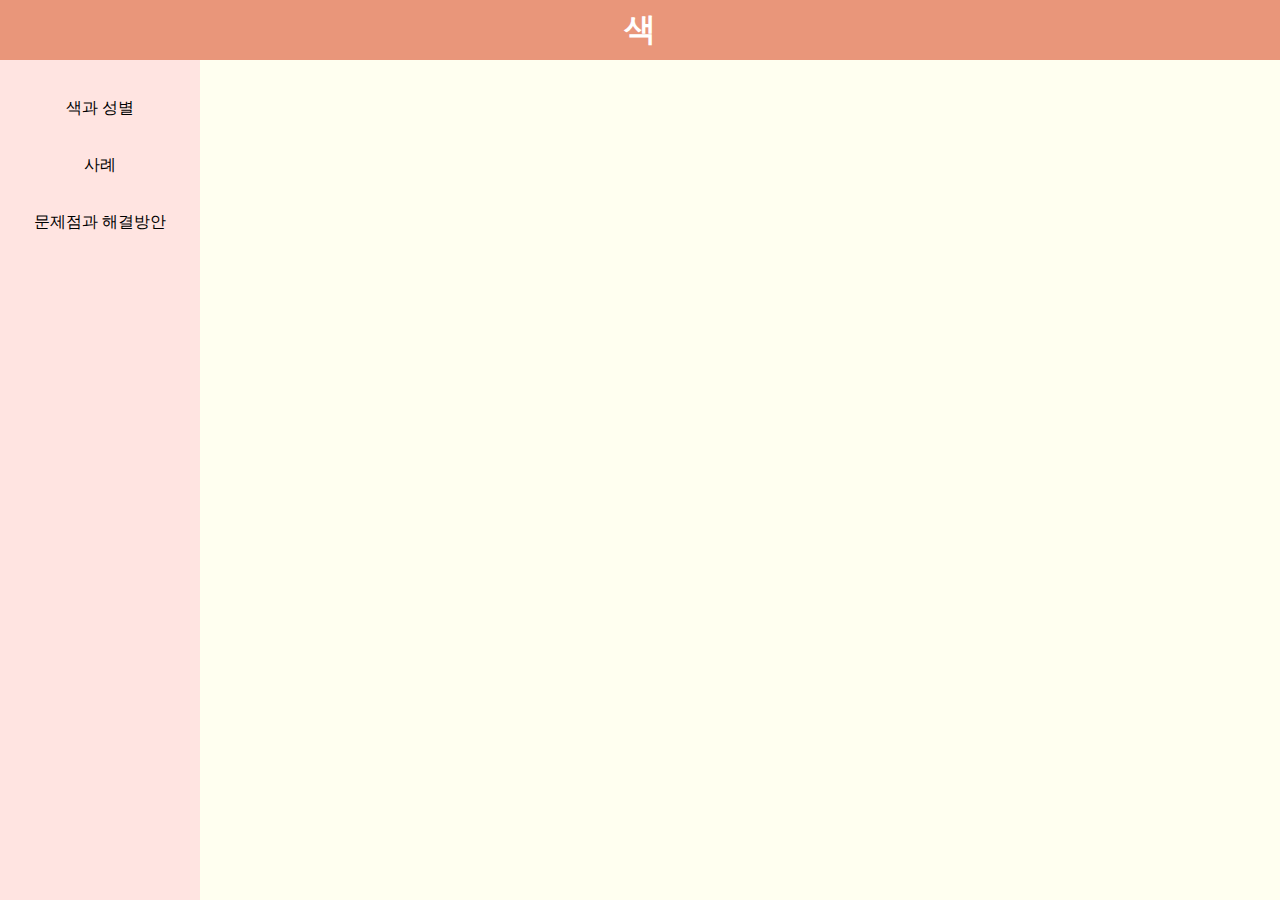
<file: color.html>
<!DOCTYPE html>
<html>
	<head>
		<title>색 탐구 웹사이트</title>
		<meta charset="UTF-8">
		<meta name="viewport" content="width=device-width, initial-scale=1.0">
		<meta name="keyword" content="색">
		<meta name="description" content="색을 정치적 관점에서 탐구하는 웹사이트 입니다.">
		<link rel="stylesheet" href="style3.css">
	</head>
	<body>
		<header class="top-header">
			<h1>색</h1>
		</header>
		<nav class="sidebar">
			<ul>
        		<li><a href="#color" class="nav-button">색과 성별</a></li>
        		<li><a href="#ex" class="nav-button">사례</a></li>
        		<li><a href="#solution" class="nav-button">문제점과 해결방안</a></li>
    	</nav>
		<article class="color">
			<section id="color">
				<h2 class="th">색과 성별</h2>
				<p class="ppp">성별에 관련된 색 이야기</p>
				<p class="pp">일반적으로 우리는 성별과 관련된 색을 이야기할 때 여자는 분홍색이나 빨간색 등 붉은색, 남자는 파란색이라고 생각하는 경우가 많다. 특정 색상이 성별을 구분하게 된 건 언제부터인지 그 과정은 어떠한지 궁금하여 찾아보았다. 약 100년 전인 1910년도까지만 해도 지금과는 반대였다. 분홍색은 열정적인 느낌을 주어서 남자아이에게, 파란색은 차분한 느낌을 주어서 여자아이에게 어울리는 색으로 여겨졌다. 하지만 시간이 지나면서 아기 용품이나 장난감, 마케팅 등의 영향으로 지금의 인식이 점점 새겨진 것 같다. 특정 색에 대해 ‘여자답다'라거나 ‘남자답다'라는 고정관념은 색깔이 원래 가지고 있는 이미지, 성별에 따른 특성이 아니라 시대 상황에 따라 다르게 변화해 왔다는 것이다.</p>
				<p><a href="Index.html" class="back">나가기</a></p>
			</section>
			<section id="ex">
				<h2 class="th">사례</h2>
				<img src="img/color/b.jpg" alt="">
				<img src="img/color/a.jpg" alt="">
				<img src="img/color/c.jpg" alt="">
				<img src="img/color/d.jpg" alt="">
				<img src="img/color/e.jpg" alt="">
				<img src="img/color/f.jpg" alt="">
				<img src="img/color/h.jpg" alt="">
				<img src="img/color/g.jpg" alt="">
				<img src="img/color/i.jpg" alt="">
				<img src="img/color/j.jpg" alt="">
				<p class="pp">일상 속에서 찾아본 사례들이다. 지하철이나 공공장소에서 쉽게 볼 수 있는 공중화장실 표시이다. 이런 곳에서는 대부분 남자는 파란색, 여자는 빨간색으로 표시되어 있다. 또한 여성들이 주로 사용하는 화장품은 거의 다 분홍색, 남성용 화장품은 파란 계열이 많은 것을 확인할 수 있다. 또 어린이들의 장난감에서 남자아이가 나오거나 로봇 등이 나오면 파란색, 공주나 여자아이가 나오면 분홍색이었다. 물병에서도 물병 뚜껑이 파란색과 분홍색으로 구분되었다. 탈취제나 스포츠 용품에서 남성이 모델인 경우 배경이 파란색이거나 파란색 옷을 입고 있는 경우가 있었다. 이처럼 생각보다 많은 간판이나 제품에서 특정 색이 성별을 나누고 있는 것을 찾아볼 수 있었다.</p>
				<p><a href="Index.html" class="back">나가기</a></p>
			</section>
			<section id="solution">
				<h2 class="th">문제점과 해결방안</h2>
				<p class="pp">성별에 특정한 색이 정해져 있다고 생각하는 것은 고정관념이다. 고정관념은 차별 뿐만 아니라 다양성을 줄일 수도 있다. 또 남자가 분홍색을 좋아하거나, 여자가 파란색을 좋아하는데에 있어 편견을 가질 수도 있게 한다. 사람들이 자유롭게 자신의 개성을 표현하거나 좋아하는 것을 즐기는게 이러한 사회적 시선이나 편견 때문에 제한 될 수도 있다. 특히나 어린이들의 장난감에 특정 색이 정해져 있는 것은 어린 시절부터 고정된 인식을 쌓아가는 것일 수 있기 때문에 좋지 않다고 생각한다. 따라서 우리는 색상의 다양성을 인정하고 특정 성별을 나타내는 색이 정해져 있다는 고정관념을 버리는 것이 중요하다. 광고나 간판, 제품 등에서도 여자는 빨간색, 남자는 파란색 이렇게 고정된 색상을 쓰지 않고 다양한 색상을 쓰는 것이 중요하다.</p>
				<p><a href="Index.html" class="back">나가기</a></p>
			</section>
		</article>
	</body>
</html>
</file>
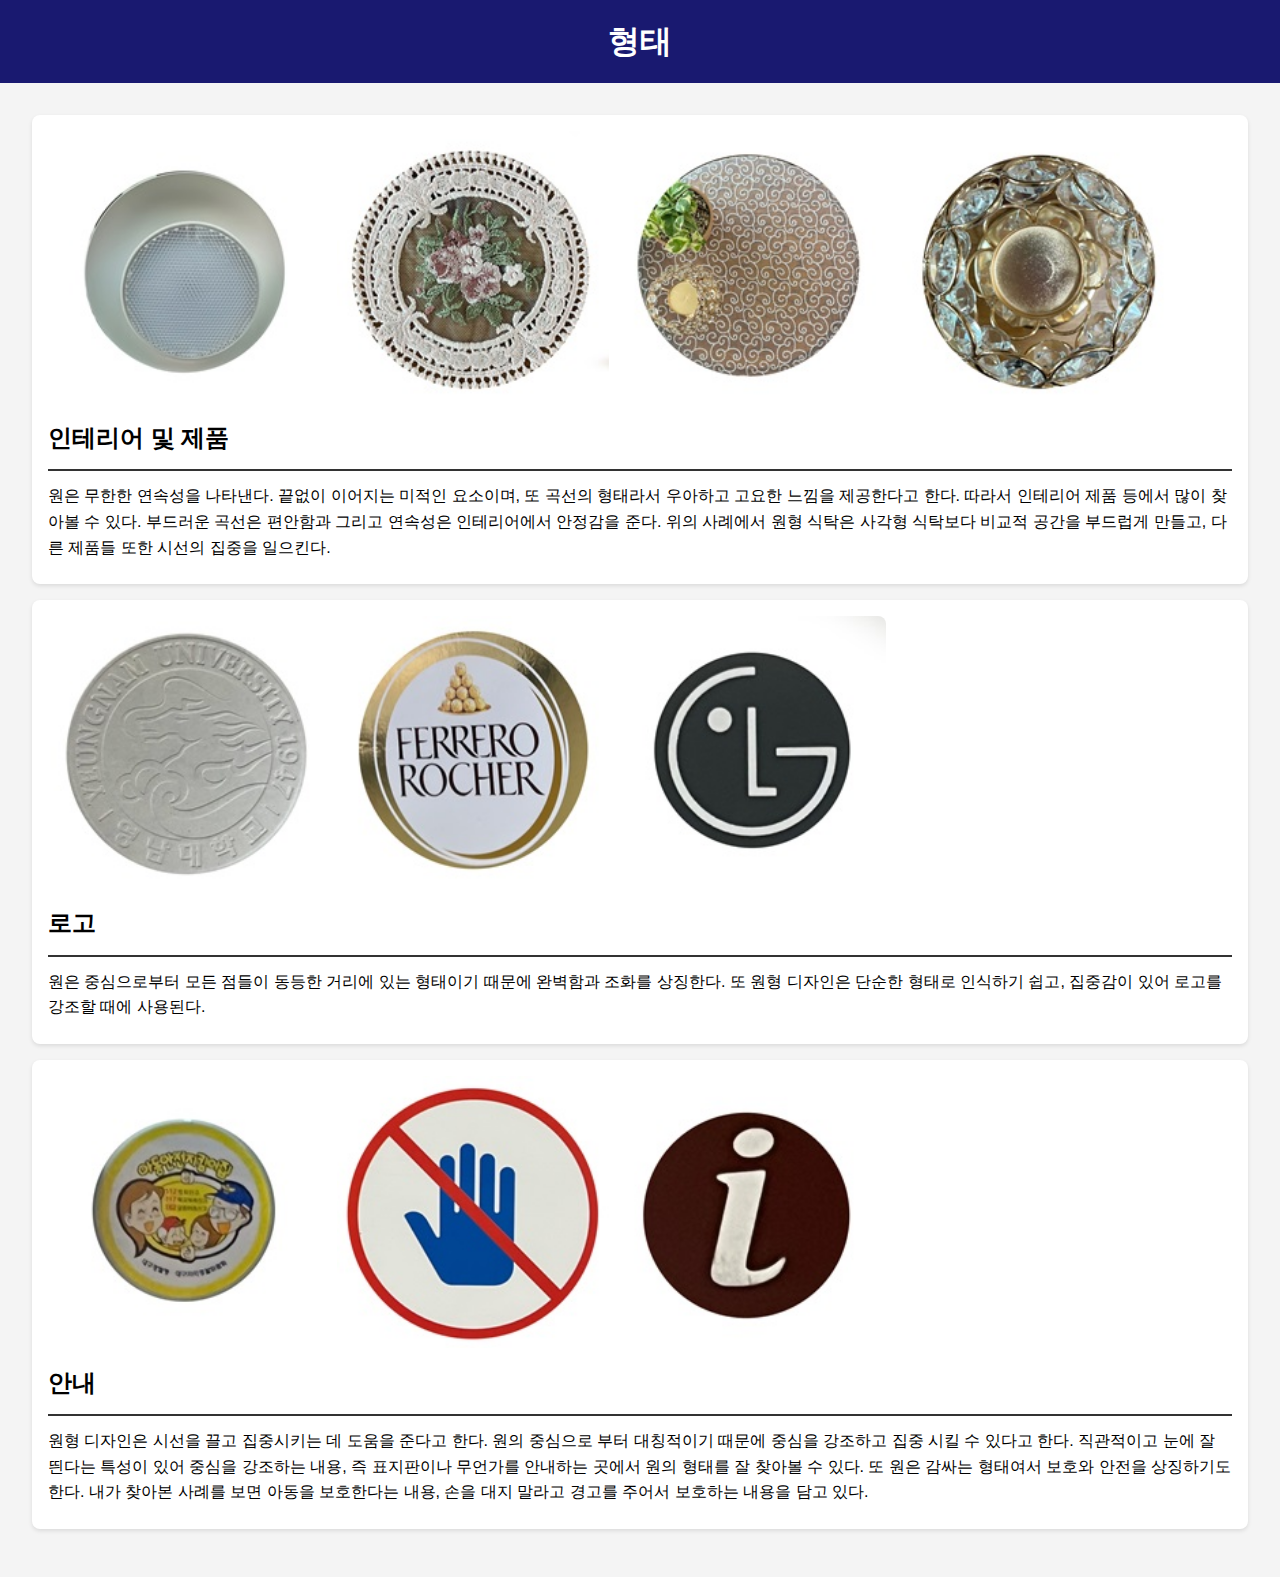
<file: form.html>
<!DOCTYPE html>
<html>
	<head>
		<title>형태 탐구 웹사이트</title>
		<meta charset="UTF-8">
		<meta name="viewport" content="width=device-width, initial-scale=1.0">
		<meta name="keyword" content="형태">
		<meta name="description" content="형태를 정치적 관점에서 탐구하는 웹사이트 입니다.">
		<link rel="stylesheet" href="style4.css">
	</head>
	<body>
		<header class="top-header">
			<h1>형태</h1>
		</header>
		<article class="">
			<section class="circle">
				<img src="img/form/a.jpg" alt="조명기구."> 
				<img src="img/form/c.jpg" alt="레이스 인테리어 제품.">
				<img src="img/form/d.jpg" alt="원형 식탁.">   
				<img src="img/form/g.jpg" alt="인테리어 제품.">
				<h2>인테리어 및 제품</h2>
				<p>원은 무한한 연속성을 나타낸다. 끝없이 이어지는 미적인 요소이며, 또 곡선의 형태라서 우아하고 고요한 느낌을 제공한다고 한다. 따라서 인테리어 제품 등에서 많이 찾아볼 수 있다. 부드러운 곡선은 편안함과 그리고 연속성은 인테리어에서 안정감을 준다. 위의 사례에서 원형 식탁은 사각형 식탁보다 비교적 공간을 부드럽게 만들고, 다른 제품들 또한 시선의 집중을 일으킨다. <p> 
			</section>
			<section class="cc">
				<img src="img/form/e.jpg" alt="영남대학교 로고."> 
				<img src="img/form/f.jpg" alt="페레로로쉐 로고."> 
				<img src="img/form/h.jpg" alt="엘지 로고.">  
				<h2>로고</h2>
				<p>원은 중심으로부터 모든 점들이 동등한 거리에 있는 형태이기 때문에 완벽함과 조화를 상징한다. 또 원형 디자인은 단순한 형태로 인식하기 쉽고, 집중감이 있어 로고를 강조할 때에 사용된다.<p> 
			</section>
			<section class="cc">
				<img src="img/form/b.jpg" alt="아동 안전 지킴이집 안내판.">  
				<img src="img/form/i.jpg" alt="손 대지 말라는 안내판."> 
				<img src="img/form/j.jpg" alt="안내판 표시."> 
				<h2>안내</h2>
				<p>원형 디자인은 시선을 끌고 집중시키는 데 도움을 준다고 한다. 원의 중심으로 부터 대칭적이기 때문에 중심을 강조하고 집중 시킬 수 있다고 한다. 직관적이고 눈에 잘 띈다는 특성이 있어 중심을 강조하는 내용, 즉 표지판이나 무언가를 안내하는 곳에서 원의 형태를 잘 찾아볼 수 있다. 또 원은 감싸는 형태여서 보호와 안전을 상징하기도 한다. 내가 찾아본 사례를 보면 아동을 보호한다는 내용, 손을 대지 말라고 경고를 주어서 보호하는 내용을 담고 있다.<p> 
			</section>
		</article>
	</body>
</html>
</file>
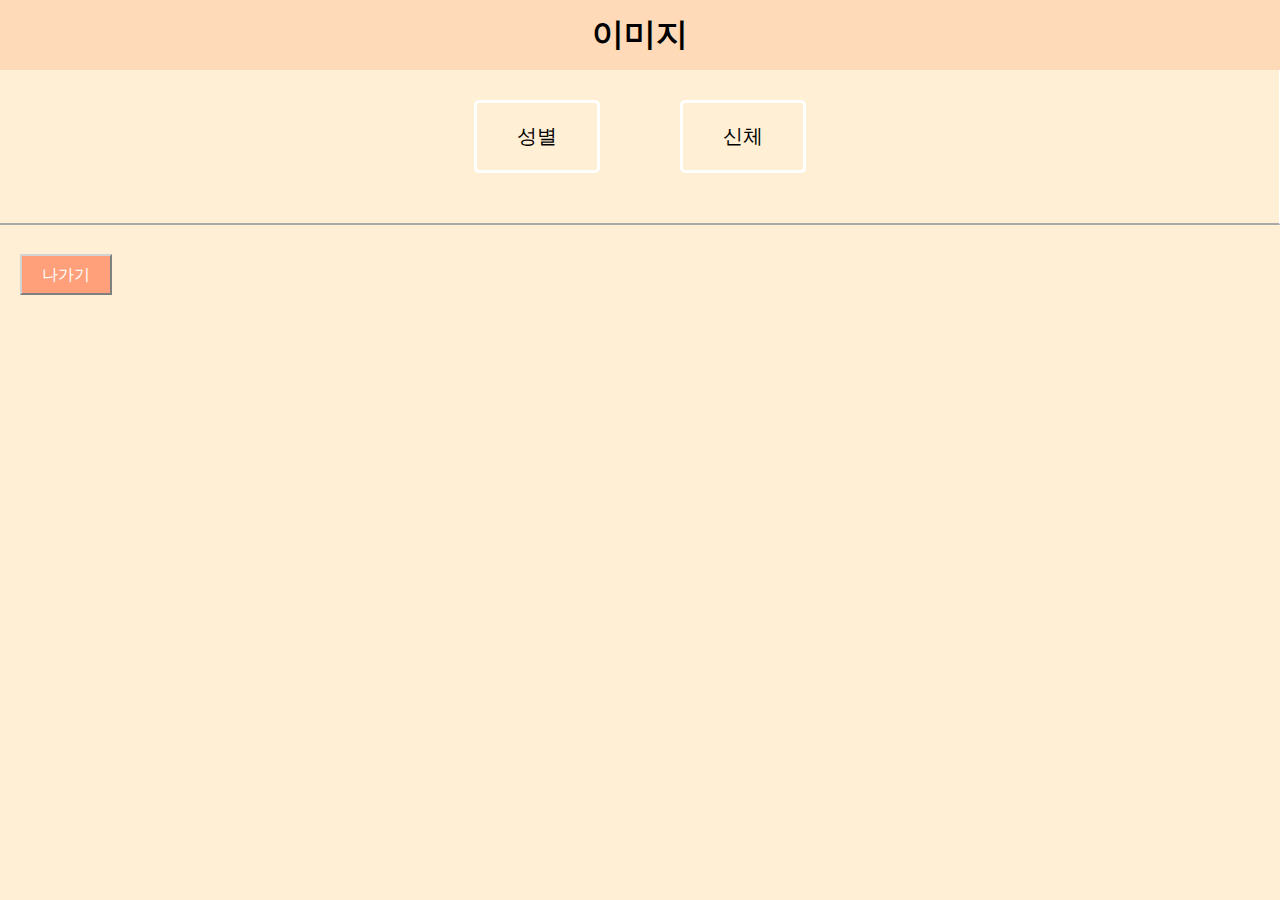
<file: image.html>
<!DOCTYPE html>
<html>
	<head>
		<title>이미지 탐구 웹사이트</title>
		<meta charset="UTF-8">
		<meta name="viewport" content="width=device-width, initial-scale=1.0">
		<meta name="keyword" content="이미지">
		<meta name="description" content="이미지를 정치적 관점에서 탐구하는 웹사이트 입니다.">
		<link rel="stylesheet" href="style2.css">
	</head>
	<body>
		<header>
			<h1>이미지</h1>
		</header>
		<nav>
        	<a href="#genderSection" class="nav-button">성별</a>
        	<a href="#bodySection" class="nav-button">신체</a>
    	</nav>
		<article class="container">
			<section id="genderSection">
				<h2 class="th">성별</h2>
				<p class="ppp">* 성 역할 고정 관념, 성적 대상화</p>
				<img src="img/image/aa.jpg" alt="화장 지우는 물휴지의 이미지.">
				<img src="img/image/bb.jpg" alt="여성이 주류 광고를 하고 있는 모습.">
				<img src="img/image/dd.jpg" alt="여성과 아이가 손을 잡고 있는 기호. 여성이 보호자 역할이다.">
				<img src="img/image/cc.jpg" alt="여성이 치마를 입고 대피하는 그림.">
				<img src="img/image/ee.jpg" alt="여성이 아이들과 함께 있는 그림">
				<p class="pp">우리가 일상생활에서 마주하는 여러 이미지에는 성 역할 고정 관념, 성적 대상화가 숨어있다. 이미지가 미치는 영향에 대해 생각해 보면서 성별에 대한 이미지를 찾아보았다. 여성이 육아를 하는 모습, 화장품과 화장품 광고에 여성의 이미지가 들어있는 모습, 집안일을 하는 제품 광고를 여성이 하는 모습, 스포츠 용품 광고를 남성이 하는 모습 등은 성 역할 고정 관념에 대한 이야기이다. 한 성별에 정해진 역할이 있다는 고정 관념을 생기게 할 수 있다. 또한 술 광고를 여성이 하는 모습, 광고나 포스터에서 관련 없는 노출을 여성이 하는 경우는 성적 대상화에 포함된다. 성 역할 고정 관념은 불평등과 특정 성별은
				무엇을 할 수 없다는 생각을 낳을 수 있고 성적 대상화는 성차별을 강화시킬 수 있다고 생각한다. 성별에 대한 고정 관념을 깨고 다양한 역할에 대해 생각해 보아야 한다는 인식이 필요하다.</p>
			</section>
			<section id="bodySection">
				<h2 class="th">신체</h2>
				<p class="ppp">* 미의 표준</p>
				<img src="img/image/ff.jpg" alt="">
				<img src="img/image/gg.jpg" alt="">
				<img src="img/image/hh.jpg" alt="">
				<img src="img/image/ii.jpg" alt="">
				<img src="img/image/jj.jpg" alt="">
				<p class="pp">우리는 흔히 이미지를 통해 몸매나 화장 방법 같은 것을 강조하는 것, 틀에 박힌 미에 대한 기준들을 볼 수 있다. 지하철 등에서 성형 광고를 보았을 때, 얼굴은 어떠해야 한다는 미의 기준을 정해두고 광고하고 있으며 그것에 맞추어야 예쁘다고 생각하게 한다. 또한 헬스 광고나 방송에서 몸매에 대한 기준을 정해놓고 그렇게 만들어 준다며 홍보하기도 한다. 이러한 기준들은 비현실적일뿐더러, 사람들에게 외모에 대한 강박증, 심리적으로 압박감 등 악영향을 미칠 수 있다고 생각한다. 또한 사람마다 모습이 다 다른 것은 당연한 일인데 기준에 맞지 못하는 사람들은 차별당할 수도 있다. 다양한 아름다움을 존중해야 하며 특정 미의 기준을 사람들에게 자꾸 강요하는 것은 좋은 일이 아니다. 자신의 기준에 따라 긍정적으로 살아가야 한다고 생각한다.</p>
			</section>
		</article>
		<p class="iiii"><a href="Index.html" class="back">나가기</a></p>
	</body>
</html>
</file>
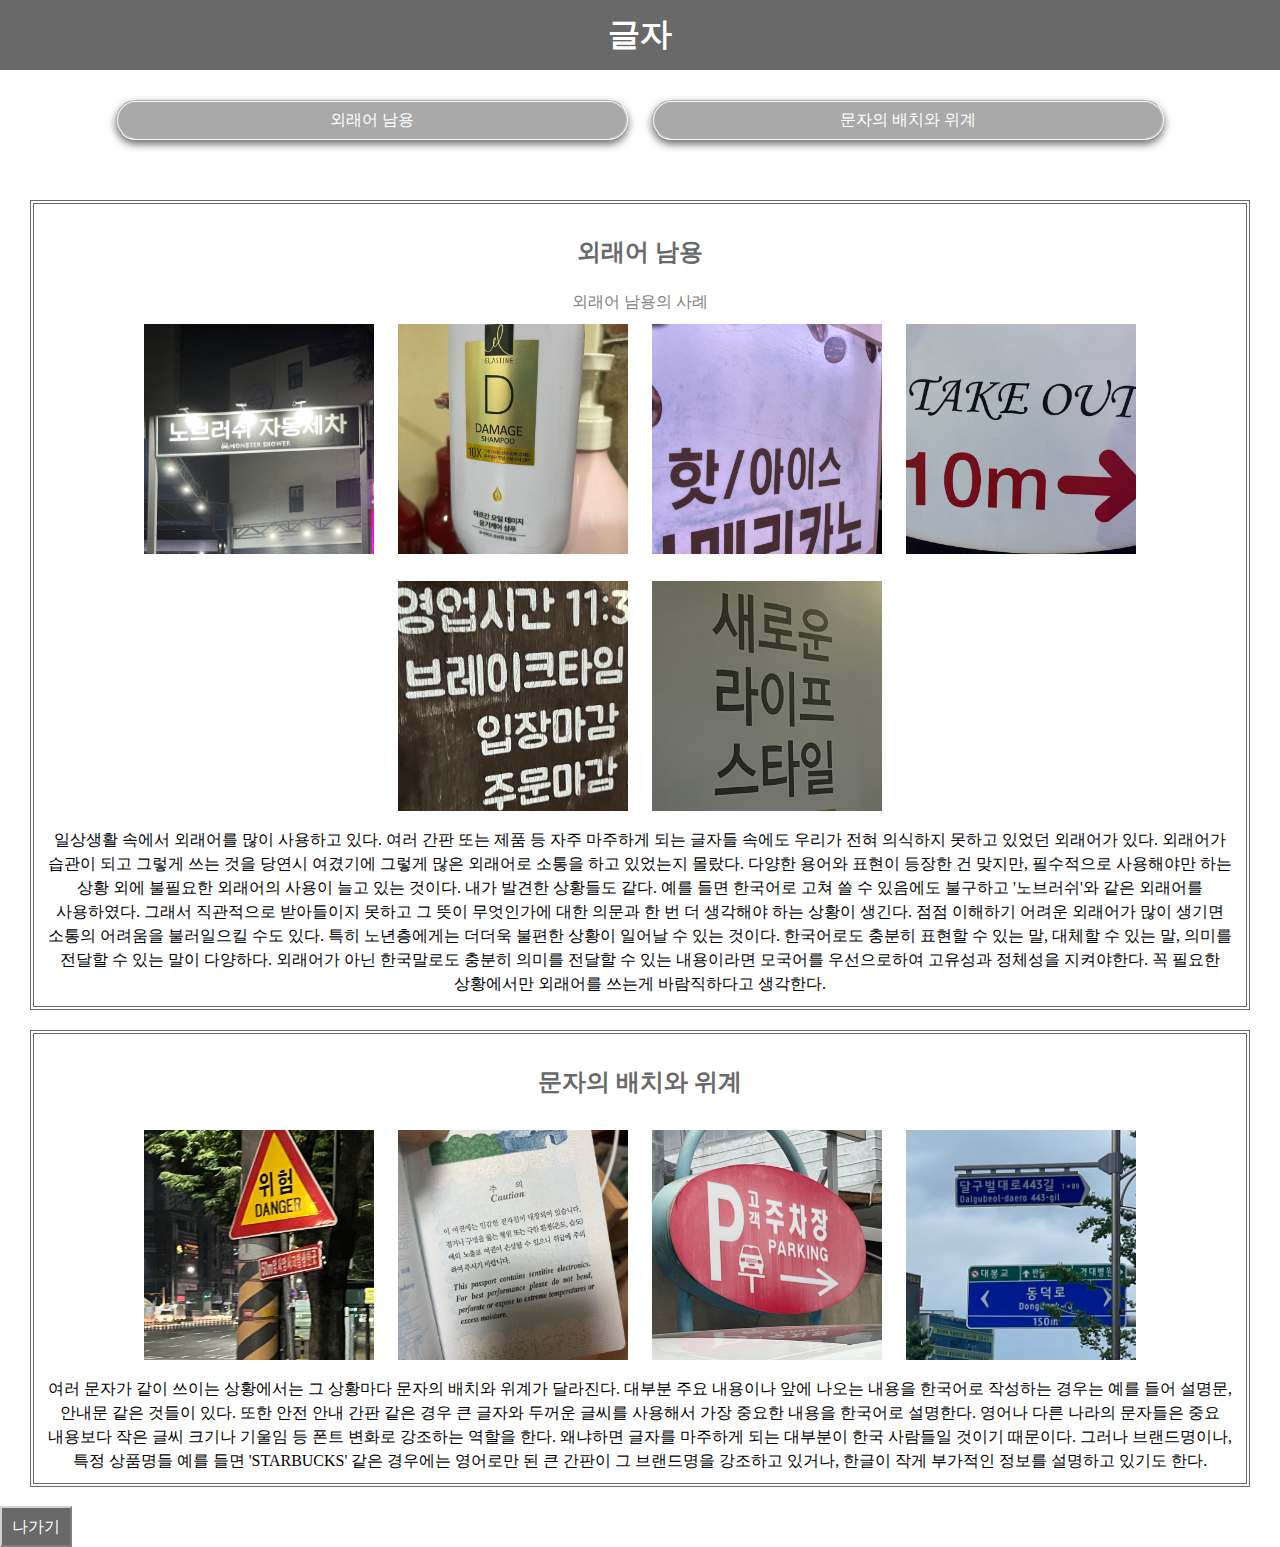
<file: text.html>
<!DOCTYPE html>
<html>
	<head>
		<title>글자 탐구 웹사이트</title>
		<meta charset="UTF-8">
		<meta name="viewport" content="width=device-width, initial-scale=1.0">
		<meta name="keyword" content="글자">
		<meta name="description" content="글자를 정치적 관점에서 탐구하는 웹사이트 입니다.">
		<link rel="stylesheet" href="style.css">
	</head>
	<body class="text">
		<header class="hh">
			<h1>글자</h1>
		</header>
		<nav class="tn">
			<ul>
				<li class="tl"><a href="#s" class="aa">외래어 남용</a></li>
				<li class="tl"><a href="#th" class="aa">문자의 배치와 위계</a></li>
		</nav>
		<article>
			<section class="s" id="s">
				<h2 class="th">외래어 남용</h2>
				<p class="ppp">외래어 남용의 사례</p>
				<img src="img/text/a.jpg" alt="'노브러쉬 자동세차' 간판.">
				<img src="img/text/b.jpg" alt="'데미지 케어' 샴푸.">
				<img src="img/text/g.jpg" alt="'핫/아이스 아메리카노' 광고판.">
				<img src="img/text/h.jpg" alt="'테이크 아' 간판.">
				<img src="img/text/i.jpg" alt="'브레이크 타임' 안내.">
				<img src="img/text/j.jpg" alt="'새로운 라이프 스타' 간판.">
				<p>일상생활 속에서 외래어를 많이 사용하고 있다. 여러 간판 또는 제품 등 자주 마주하게 되는 글자들 속에도 우리가 전혀 의식하지 못하고 있었던 외래어가 있다. 외래어가 습관이 되고 그렇게 쓰는 것을 당연시 여겼기에 그렇게 많은 외래어로 소통을 하고 있었는지 몰랐다. 다양한 용어와 표현이 등장한 건 맞지만, 필수적으로 사용해야만 하는 상황 외에 불필요한 외래어의 사용이 늘고 있는 것이다. 내가 발견한 상황들도 같다. 예를 들면 한국어로 고쳐 쓸 수 있음에도 불구하고 '노브러쉬'와 같은 외래어를 사용하였다. 그래서 직관적으로 받아들이지 못하고 그 뜻이 무엇인가에 대한 의문과 한 번 더 생각해야 하는 상황이 생긴다. 점점 이해하기 어려운 외래어가 많이 생기면 소통의 어려움을 불러일으킬 수도 있다. 특히 노년층에게는 더더욱 불편한 상황이 일어날 수 있는 것이다. 한국어로도 충분히 표현할 수 있는 말, 대체할 수 있는 말, 의미를 전달할 수 있는 말이 다양하다. 외래어가 아닌 한국말로도 충분히 의미를 전달할 수 있는 내용이라면 모국어를 우선으로하여 고유성과 정체성을 지켜야한다. 꼭 필요한 상황에서만 외래어를 쓰는게 바람직하다고 생각한다.</p>
			</section>
			<section id="th">
				<h2 class="th">문자의 배치와 위계</h2>
				<img src="img/text/c.jpg" alt="'위험' 안내 간판.">
				<img src="img/text/d.jpg" alt="여권에 적힌 주의사항.">
				<img src="img/text/e.jpg" alt="주차장 간판.">
				<img src="img/text/f.jpg" alt="길 안내 간판.">
				<p>여러 문자가 같이 쓰이는 상황에서는 그 상황마다 문자의 배치와 위계가 달라진다. 대부분 주요 내용이나 앞에 나오는 내용을 한국어로 작성하는 경우는 예를 들어 설명문, 안내문 같은 것들이 있다. 또한 안전 안내 간판 같은 경우 큰 글자와 두꺼운 글씨를 사용해서 가장 중요한 내용을 한국어로 설명한다. 영어나 다른 나라의 문자들은 중요 내용보다 작은 글씨 크기나 기울임 등 폰트 변화로 강조하는 역할을 한다. 왜냐하면 글자를 마주하게 되는 대부분이 한국 사람들일 것이기 때문이다. 그러나 브랜드명이나, 특정 상품명들 예를 들면 'STARBUCKS' 같은 경우에는 영어로만 된 큰 간판이 그 브랜드명을 강조하고 있거나, 한글이 작게 부가적인 정보를 설명하고 있기도 한다.
				</p>
			</section>
		</article>
		<p><a href="Index.html" class="back">나가기</a></p>
	</body>
</html>
</file>
<file: style3.css>
* {
	margin: 0;
	padding: 0;
	box-sizing: border-box;
}

img {
	width: 250px;
	height: 250px;
	padding: 10px;
}

body {
	background-color: ivory;
}

.top-header {
    position: fixed;
    top: 0;
    left: 0;
    width: 100%;
    height: 60px;
    background-color: darksalmon;
    color: white;
    display: flex;
    align-items: center;
    justify-content: center;
    box-sizing: border-box;
    z-index: 1;
}

.sidebar {
    position: fixed;
    top: 60px;
    left: 0;
    width: 200px;
    height: 100%;
    background-color: mistyrose;
    padding-top: 20px;
    box-sizing: border-box;
    z-index: 0;
}

.sidebar ul {
    list-style-type: none;
    padding: 0;
}

.sidebar ul li {
    padding: 8px;
    text-align: center;
}

.sidebar ul li a {
    display: block;
    color: black;
    text-decoration: none;
    padding: 10px 0;
}

.sidebar ul li a:hover {
    background-color: lightpink;
}

article{
	margin-top: 60px;
	margin-left: 220px;
    padding: 20px;
}

.ppp {
	color: dimgray;
	display: flex;
    flex-direction: column;
    justify-content: center;
    align-items: center;
}

.pp {
	padding: 15px;
}

.th {
	padding: 10px;
	margin: 10px;
	color: black;
	display: flex;
    flex-direction: column;
    justify-content: center;
    align-items: center;
}

section {
    display: none;
    word-break: keep-all;
    line-height: 1.7;
    text-align: center;
}

section:target {
    display: block;
}

nav, section {
	border-bottom: 2px solid darkgray;
	padding-bottom: 20px;
}

.back {
	text-decoration: none;
	color: dimgray;
}
</file>
<file: style4.css>
* {
    margin: 0;
    padding: 0;
    box-sizing: border-box;
}

body {
    font-family: Arial, sans-serif;
    line-height: 1.6;
    margin: 0;
    padding: 0;
    background-color: #f4f4f4;
}

.top-header {
    background-color: midnightblue;
    color: white;
    padding: 1em 0;
    text-align: center;
}

.top-header h1 {
    margin: 0;
}

article {
    padding: 2em;
}

section {
    background: white;
    margin-bottom: 1em;
    padding: 1em;
    border-radius: 8px;
    box-shadow: 0 2px 4px rgba(0,0,0,0.1);
}

section h2 {
    border-bottom: 2px solid #333;
    padding-bottom: 0.5em;
    margin-bottom: 0.5em;
}

section img {
    width: 100%;
    height: auto;
    border-radius: 8px;
    margin-bottom: 0.5em;
}

section p {
    margin-top: 0.5em;
}

@media (min-width: 600px) {
    section img {
        width: 48%;
        margin-right: 2%;
    }

    section img:nth-of-type(even) {
        margin-right: 0;
    }
}

@media (min-width: 900px) {
    section img {
        width: 23%;
        margin-right: 1%;
    }

    section img:nth-of-type(4n) {
        margin-right: 0;
    }
}
</file>
<file: style2.css>
* {
	margin: 0;
	padding: 0;
	box-sizing: border-box;
}

img {
	width: 250px;
	height: 250px;
	padding: 10px;
}

body {
	background-color: papayawhip;
}

.container {
	padding: 10px;
    display: flex;
}

header {	
	width: 100vw;
	color: black;
	background-color: peachpuff;
	display: flex;
    flex-direction: column;
    justify-content: center;
    align-items: center;
 }

 h1 {
    width: 100vw;
	height: 70px;
	text-align: center;
	display: flex;
	justify-content: center;
	align-items: center;
}

.ppp {
	color: lightsalmon;
	display: flex;
    flex-direction: column;
    justify-content: center;
    align-items: center;
}

.pp {
	border: 1px solid black;
	padding: 15px;
}

.th {
	padding: 10px;
	margin: 10px;
	color: black;
	display: flex;
    flex-direction: column;
    justify-content: center;
    align-items: center;
    text-decoration: underline;
    text-decoration-color: white;
}

.back {
		text-decoration-line: none;
		width: 60px;
		height: 40px;
		padding: 10px 20px;
		color: white;
		background-color: lightsalmon;
		border: 2px outset lightgray;
}

nav {
    display: flex;
    align-items: center;
    justify-content: center;
    border-right: 1px solid white;
}

.nav-button {
    display: block;
    margin: 30px 40px;
    padding: 20px 40px;
    border: 3px white solid;
    text-decoration: none;
    color: black;
    font-size: 20px;
    border-radius: 5px;
    transition: background-color 0.3s;
}

.nav-button:hover {
    background-color: dimgray;
}

section {
    display: none;
    word-break: keep-all;
    line-height: 1.7;
    text-align: center;
}

section:target {
    display: block;
}

.iiii {
	padding: 20px;
}

nav, section {
	border-bottom: 2px solid darkgray;
	padding-bottom: 20px;
}
</file>
<file: style.css>
* {
	margin: 0;
	padding: 0;
	box-sizing: border-box;
}

li {
	list-style: none;
    background-color: white;
    border-radius: 100px;
    margin: 30px 0;
    border: 2px groove lightgray;  
    box-shadow: 0 4px 8px dimgray;
    height: 130px;
	width: 70vw;
	display: flex;
	justify-content: center;
	align-items: center;
}

.id {
	display: flex;
	justify-content: center;
	align-items: center;
}

.b1 {
	background-color: ivory;
}

a {
	text-decoration-line: none;
}

.aa {
	text-decoration-line: none;
	color: white;
}

.t {
	color: black;
	font-size: 30px;
}

.i {
	background-color: peachpuff;
	color: black;
	font-size: 30px;
}

.c {
	background-color: mistyrose;
	color: black;
	font-size: 30px;
}

.f {
	background-color: lightblue;
	color: black;
	font-size: 30px;
}

.h {
	text-align: center;
	padding-top: 30px;
	font-size: 20px;
	text-decoration: underline dotted 2px white;
}

.text {
	background-color: white;
}

.hh { 
	background-color: dimgray;
	color: white;
	display: flex;
    flex-direction: column;
    justify-content: center;
    align-items: center;
}

h1 {
	width: 100vw;
	height: 70px;
	text-align: center;
	display: flex;
	justify-content: center;
	align-items: center;
}

.tn {
	display: flex;
	justify-content: center;
	align-items: center;
}

.tl {
	list-style: none;
    background-color: darkgray;
    border-radius: 100px;
    margin: 30px 10px;
    border: 2px groove white;  
    box-shadow: 0 4px 8px dimgray;
    height: 40px;
	width: 40vw;
	display: inline-flex;
	flex-direction: row;
	justify-content: center;
	align-items: center;
	color: white;
}

img {
	width: 250px;
	height: 250px;
	padding: 10px;
}

article {
	padding: 20px;
	background-color: white;
	display: flex;
	flex-direction: column;
	align-items: center;
	text-align: center;
}

.th {
	padding: 10px;
	margin: 10px;
	color: dimgray;
}

section {
	border: 4px double dimgray;
	margin: 10px;
	padding: 10px;
	line-height: 1.5;
	word-break: keep-all;
}

.back {
		text-decoration-line: none;
		width: 60px;
		height: 40px;
		padding: 10px;
		color: white;
		background-color: dimgray;
		border: 2px outset lightgray;
}

.ppp {
	color: gray;
}
</file>
